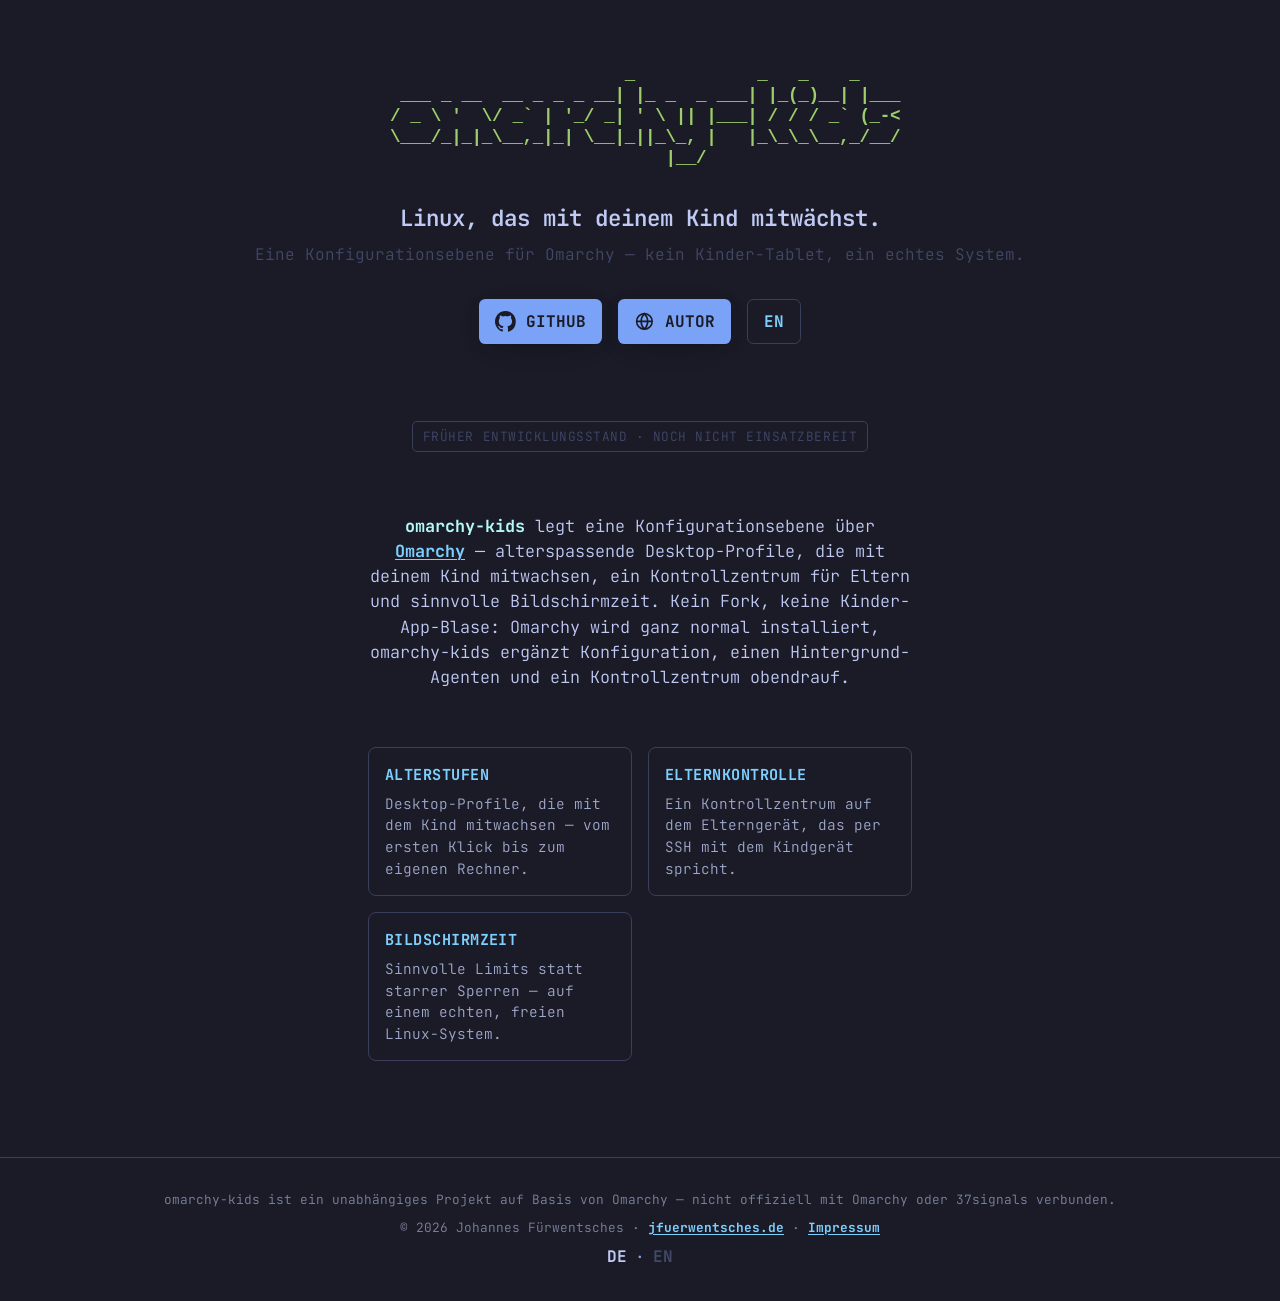
<file: website/de/index.html>
<!doctype html>
<html lang="de">
  <head>
    <meta charset="utf-8">
    <meta name="viewport" content="initial-scale=1, width=device-width">
    <title>omarchy-kids — Linux, das mit deinem Kind mitwächst</title>
    <meta name="description" content="omarchy-kids ist eine Konfigurationsebene für Omarchy: alterspassende Desktop-Profile, ein Kontrollzentrum für Eltern und sinnvolle Bildschirmzeit auf einem echten, freien System.">
    <link rel="canonical" href="https://omarchy-kids.com/de/">
    <link rel="alternate" hreflang="de" href="https://omarchy-kids.com/de/">
    <link rel="alternate" hreflang="en" href="https://omarchy-kids.com/en/">
    <link rel="alternate" hreflang="x-default" href="https://omarchy-kids.com/en/">
    <link rel="icon" type="image/svg+xml" href="../assets/img/favicon.svg">
    <link rel="stylesheet" href="../assets/css/style.css">
    <!-- Privacy-friendly analytics by Plausible -->
    <script async src="https://analytics.jfuerwentsches.de/js/pa-DW8l3zfSW0jSFmiQCfCvj.js"></script>
    <script>
      window.plausible=window.plausible||function(){(plausible.q=plausible.q||[]).push(arguments)},plausible.init=plausible.init||function(i){plausible.o=i||{}};
      plausible.init()
    </script>
  </head>
  <body>

    <div class="logo">
      <a href="/de/" aria-label="omarchy-kids — Startseite">
<pre>
                        _            _   _    _
  ___ _ __  __ _ _ _ __| |_ _  _ ___| |_(_)__| |___
 / _ \ '  \/ _` | '_/ _| ' \ || |___| / / / _` (_-&lt;
 \___/_|_|_\__,_|_| \__|_||_\_, |   |_\_\_\__,_/__/
                            |__/
</pre>
      </a>
    </div>

    <header class="header">
      <h1>Linux, das mit deinem Kind mitwächst.</h1>
      <p>Eine Konfigurationsebene für Omarchy — kein Kinder-Tablet, ein echtes System.</p>
    </header>

    <nav class="nav">
      <a class="button" href="https://github.com/jfuerwentsches/omarchy-kids" aria-label="Quellcode auf GitHub">
        <svg viewBox="0 0 16 16" aria-hidden="true"><path fill="currentColor" d="M8 0C3.58 0 0 3.64 0 8.13c0 3.6 2.29 6.65 5.47 7.72.4.08.55-.17.55-.39 0-.19-.01-.82-.01-1.49-2.01.37-2.53-.5-2.69-.96-.09-.23-.48-.96-.82-1.15-.28-.15-.68-.53-.01-.54.63-.01 1.08.59 1.23.83.72 1.22 1.87.88 2.33.67.07-.52.28-.88.51-1.08-1.78-.2-3.64-.91-3.64-4.02 0-.89.31-1.61.82-2.18-.08-.2-.36-1.03.08-2.15 0 0 .67-.22 2.2.83a7.4 7.4 0 0 1 4 0c1.53-1.06 2.2-.83 2.2-.83.44 1.12.16 1.95.08 2.15.51.57.82 1.28.82 2.18 0 3.12-1.87 3.82-3.65 4.02.29.25.54.75.54 1.51 0 1.09-.01 1.97-.01 2.24 0 .22.15.48.55.39A8.14 8.14 0 0 0 16 8.13C16 3.64 12.42 0 8 0z"/></svg>
        <span>GitHub</span>
      </a>

      <a class="button" href="https://jfuerwentsches.de" aria-label="Persönliche Website des Autors">
        <svg viewBox="0 0 24 24" aria-hidden="true" fill="none" stroke="currentColor" stroke-width="1.8"><circle cx="12" cy="12" r="9"/><path d="M3 12h18M12 3c2.5 2.6 3.8 5.7 3.8 9s-1.3 6.4-3.8 9c-2.5-2.6-3.8-5.7-3.8-9s1.3-6.4 3.8-9z"/></svg>
        <span>Autor</span>
      </a>

      <a class="button button--ghost" href="/en/" hreflang="en" aria-label="Switch to English">
        <span>EN</span>
      </a>
    </nav>

    <main class="main">
      <p class="status">Früher Entwicklungsstand · noch nicht einsatzbereit</p>

      <p class="vision">
        <strong>omarchy-kids</strong> legt eine Konfigurationsebene über <a href="https://omarchy.org">Omarchy</a> —
        alterspassende Desktop-Profile, die mit deinem Kind mitwachsen, ein Kontrollzentrum für Eltern
        und sinnvolle Bildschirmzeit. Kein Fork, keine Kinder-App-Blase: Omarchy wird ganz normal installiert,
        omarchy-kids ergänzt Konfiguration, einen Hintergrund-Agenten und ein Kontrollzentrum obendrauf.
      </p>

      <div class="pillars">
        <div class="pillar">
          <h2>Alterstufen</h2>
          <p>Desktop-Profile, die mit dem Kind mitwachsen — vom ersten Klick bis zum eigenen Rechner.</p>
        </div>
        <div class="pillar">
          <h2>Elternkontrolle</h2>
          <p>Ein Kontrollzentrum auf dem Elterngerät, das per SSH mit dem Kindgerät spricht.</p>
        </div>
        <div class="pillar">
          <h2>Bildschirmzeit</h2>
          <p>Sinnvolle Limits statt starrer Sperren — auf einem echten, freien Linux-System.</p>
        </div>
      </div>
    </main>

    <footer class="footer">
      <p>omarchy-kids ist ein unabhängiges Projekt auf Basis von Omarchy — nicht offiziell mit Omarchy oder 37signals verbunden.</p>
      <p>© 2026 Johannes Fürwentsches · <a href="https://jfuerwentsches.de">jfuerwentsches.de</a> · <a href="/de/impressum/">Impressum</a></p>
      <nav class="lang-switch" aria-label="Sprachauswahl">
        <a href="/de/" aria-current="page">DE</a>
        <span aria-hidden="true">·</span>
        <a href="/en/" hreflang="en">EN</a>
      </nav>
    </footer>

  </body>
</html>
</file>
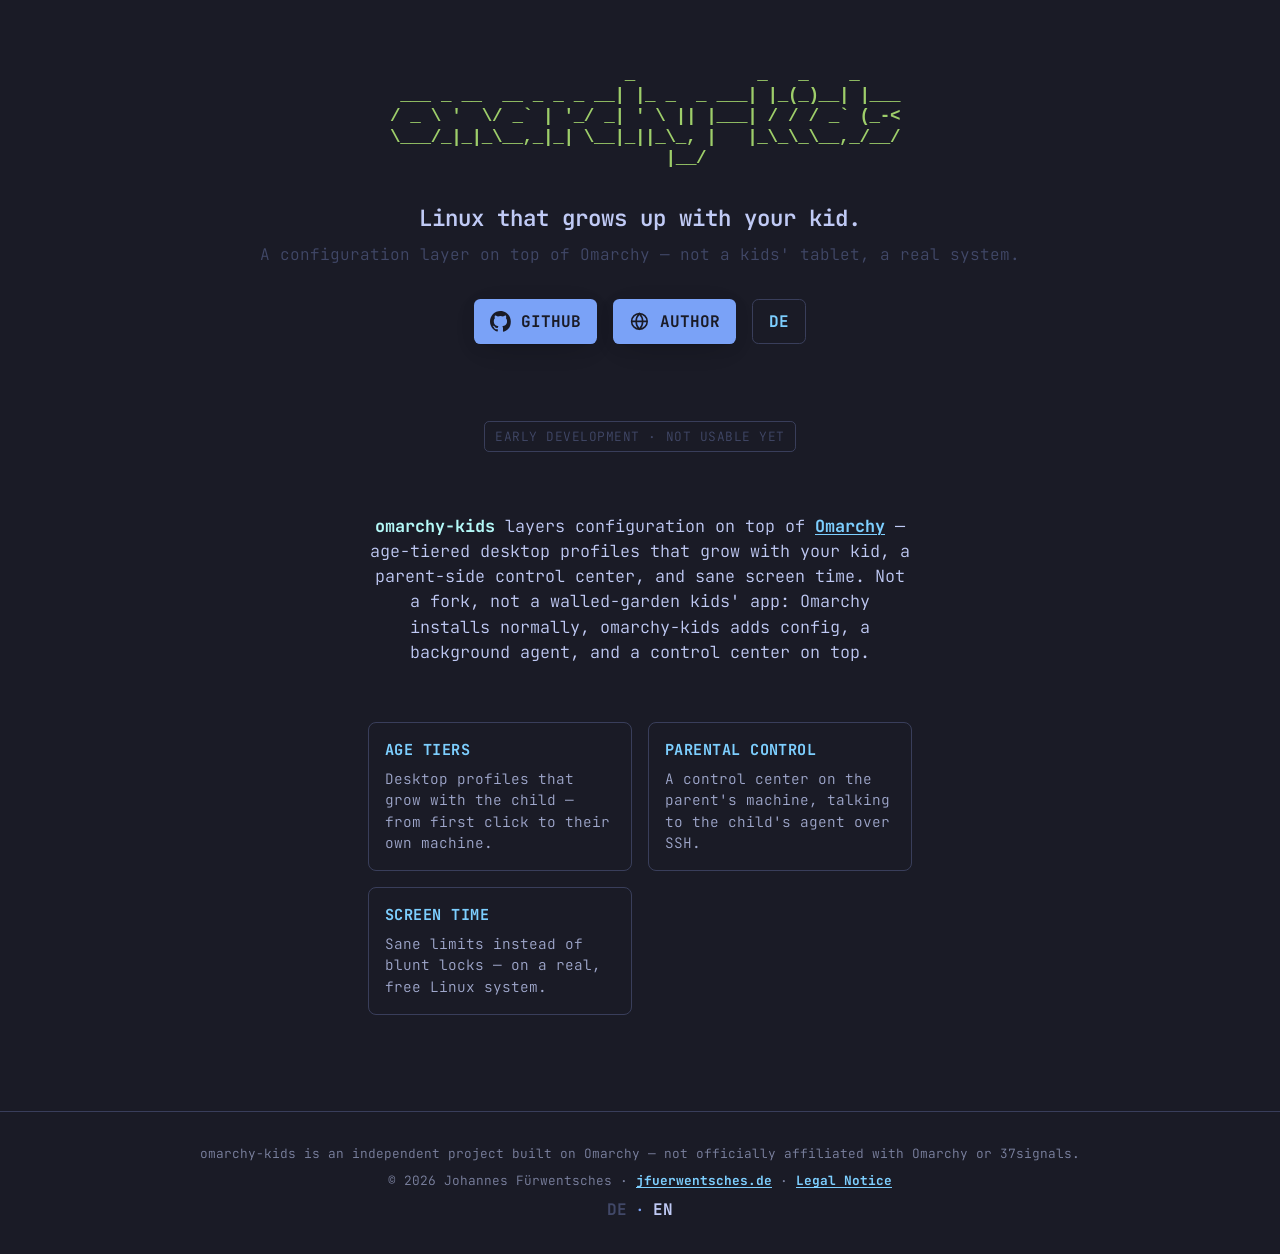
<file: website/en/index.html>
<!doctype html>
<html lang="en">
  <head>
    <meta charset="utf-8">
    <meta name="viewport" content="initial-scale=1, width=device-width">
    <title>omarchy-kids — Linux that grows up with your kid</title>
    <meta name="description" content="omarchy-kids is a configuration layer on top of Omarchy: age-tiered desktop profiles, a parent-side control center, and sane screen time on a real, free operating system.">
    <link rel="canonical" href="https://omarchy-kids.com/en/">
    <link rel="alternate" hreflang="de" href="https://omarchy-kids.com/de/">
    <link rel="alternate" hreflang="en" href="https://omarchy-kids.com/en/">
    <link rel="alternate" hreflang="x-default" href="https://omarchy-kids.com/en/">
    <link rel="icon" type="image/svg+xml" href="../assets/img/favicon.svg">
    <link rel="stylesheet" href="../assets/css/style.css">
    <!-- Privacy-friendly analytics by Plausible -->
    <script async src="https://analytics.jfuerwentsches.de/js/pa-DW8l3zfSW0jSFmiQCfCvj.js"></script>
    <script>
      window.plausible=window.plausible||function(){(plausible.q=plausible.q||[]).push(arguments)},plausible.init=plausible.init||function(i){plausible.o=i||{}};
      plausible.init()
    </script>
  </head>
  <body>

    <div class="logo">
      <a href="/en/" aria-label="omarchy-kids — home">
<pre>
                        _            _   _    _
  ___ _ __  __ _ _ _ __| |_ _  _ ___| |_(_)__| |___
 / _ \ '  \/ _` | '_/ _| ' \ || |___| / / / _` (_-&lt;
 \___/_|_|_\__,_|_| \__|_||_\_, |   |_\_\_\__,_/__/
                            |__/
</pre>
      </a>
    </div>

    <header class="header">
      <h1>Linux that grows up with your kid.</h1>
      <p>A configuration layer on top of Omarchy — not a kids' tablet, a real system.</p>
    </header>

    <nav class="nav">
      <a class="button" href="https://github.com/jfuerwentsches/omarchy-kids" aria-label="Source on GitHub">
        <svg viewBox="0 0 16 16" aria-hidden="true"><path fill="currentColor" d="M8 0C3.58 0 0 3.64 0 8.13c0 3.6 2.29 6.65 5.47 7.72.4.08.55-.17.55-.39 0-.19-.01-.82-.01-1.49-2.01.37-2.53-.5-2.69-.96-.09-.23-.48-.96-.82-1.15-.28-.15-.68-.53-.01-.54.63-.01 1.08.59 1.23.83.72 1.22 1.87.88 2.33.67.07-.52.28-.88.51-1.08-1.78-.2-3.64-.91-3.64-4.02 0-.89.31-1.61.82-2.18-.08-.2-.36-1.03.08-2.15 0 0 .67-.22 2.2.83a7.4 7.4 0 0 1 4 0c1.53-1.06 2.2-.83 2.2-.83.44 1.12.16 1.95.08 2.15.51.57.82 1.28.82 2.18 0 3.12-1.87 3.82-3.65 4.02.29.25.54.75.54 1.51 0 1.09-.01 1.97-.01 2.24 0 .22.15.48.55.39A8.14 8.14 0 0 0 16 8.13C16 3.64 12.42 0 8 0z"/></svg>
        <span>GitHub</span>
      </a>

      <a class="button" href="https://jfuerwentsches.de" aria-label="Author's personal website">
        <svg viewBox="0 0 24 24" aria-hidden="true" fill="none" stroke="currentColor" stroke-width="1.8"><circle cx="12" cy="12" r="9"/><path d="M3 12h18M12 3c2.5 2.6 3.8 5.7 3.8 9s-1.3 6.4-3.8 9c-2.5-2.6-3.8-5.7-3.8-9s1.3-6.4 3.8-9z"/></svg>
        <span>Author</span>
      </a>

      <a class="button button--ghost" href="/de/" hreflang="de" aria-label="Auf Deutsch anzeigen">
        <span>DE</span>
      </a>
    </nav>

    <main class="main">
      <p class="status">Early development · not usable yet</p>

      <p class="vision">
        <strong>omarchy-kids</strong> layers configuration on top of <a href="https://omarchy.org">Omarchy</a> —
        age-tiered desktop profiles that grow with your kid, a parent-side control center, and sane screen time.
        Not a fork, not a walled-garden kids' app: Omarchy installs normally, omarchy-kids adds config,
        a background agent, and a control center on top.
      </p>

      <div class="pillars">
        <div class="pillar">
          <h2>Age tiers</h2>
          <p>Desktop profiles that grow with the child — from first click to their own machine.</p>
        </div>
        <div class="pillar">
          <h2>Parental control</h2>
          <p>A control center on the parent's machine, talking to the child's agent over SSH.</p>
        </div>
        <div class="pillar">
          <h2>Screen time</h2>
          <p>Sane limits instead of blunt locks — on a real, free Linux system.</p>
        </div>
      </div>
    </main>

    <footer class="footer">
      <p>omarchy-kids is an independent project built on Omarchy — not officially affiliated with Omarchy or 37signals.</p>
      <p>© 2026 Johannes Fürwentsches · <a href="https://jfuerwentsches.de">jfuerwentsches.de</a> · <a href="/en/legal-notice/">Legal Notice</a></p>
      <nav class="lang-switch" aria-label="Language selection">
        <a href="/de/" hreflang="de">DE</a>
        <span aria-hidden="true">·</span>
        <a href="/en/" aria-current="page">EN</a>
      </nav>
    </footer>

  </body>
</html>
</file>
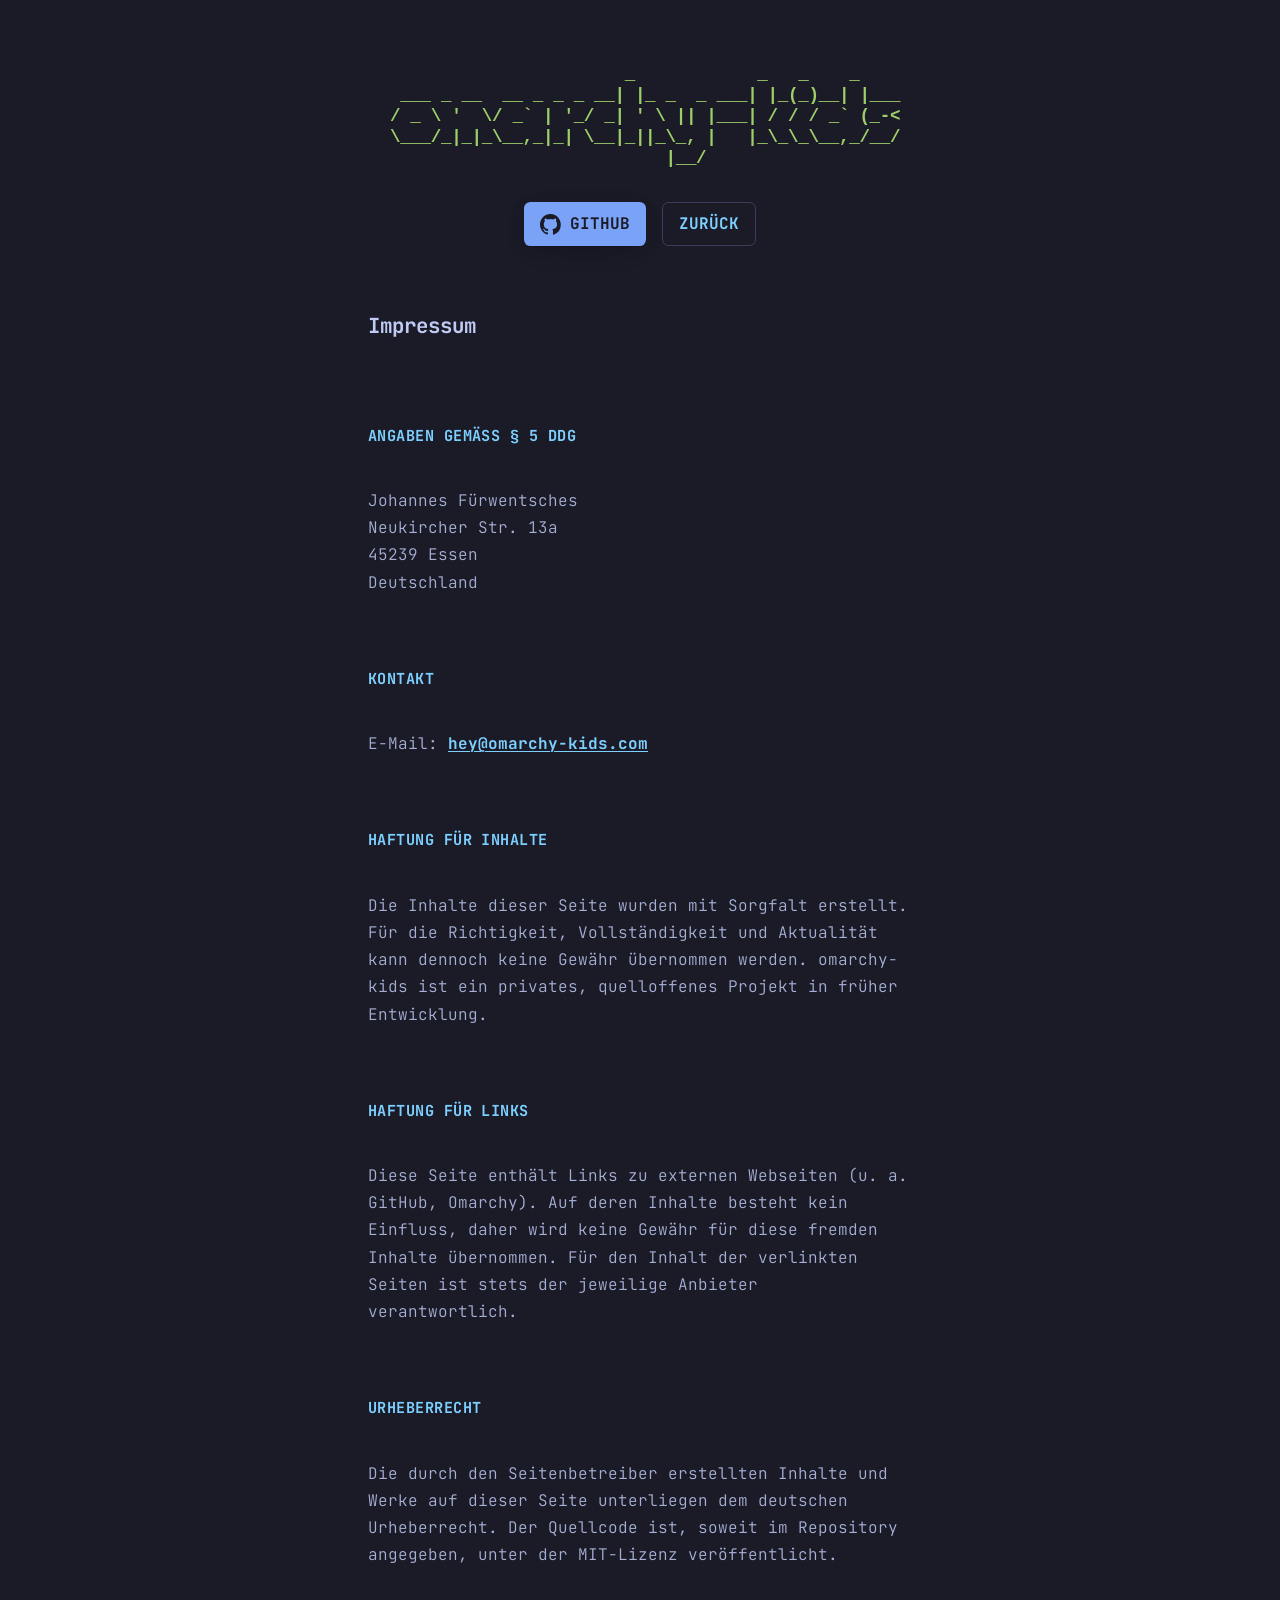
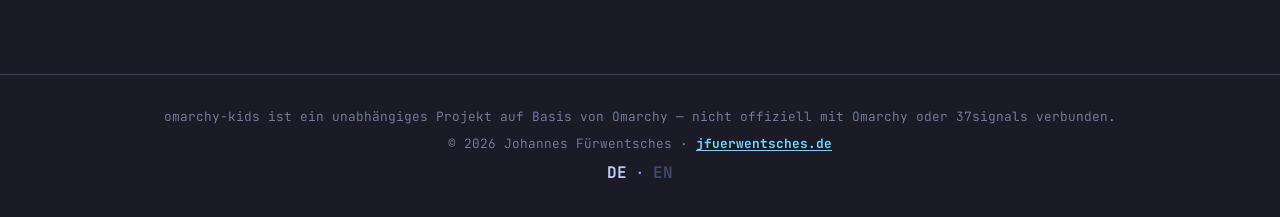
<file: website/impressum/index.html>
<!doctype html>
<html lang="de">
  <head>
    <meta charset="utf-8">
    <meta name="viewport" content="initial-scale=1, width=device-width">
    <title>Impressum — omarchy-kids</title>
    <meta name="description" content="Impressum und Anbieterkennzeichnung für omarchy-kids.com.">
    <meta name="robots" content="noindex">
    <link rel="canonical" href="https://omarchy-kids.com/impressum/">
    <link rel="alternate" hreflang="de" href="https://omarchy-kids.com/impressum/">
    <link rel="alternate" hreflang="en" href="https://omarchy-kids.com/en/impressum/">
    <link rel="alternate" hreflang="x-default" href="https://omarchy-kids.com/impressum/">
    <link rel="icon" type="image/svg+xml" href="../assets/img/favicon.svg">
    <link rel="stylesheet" href="../assets/css/style.css">
  </head>
  <body>

    <div class="logo">
      <a href="/" aria-label="omarchy-kids — Startseite">
<pre>
                        _            _   _    _
  ___ _ __  __ _ _ _ __| |_ _  _ ___| |_(_)__| |___
 / _ \ '  \/ _` | '_/ _| ' \ || |___| / / / _` (_-&lt;
 \___/_|_|_\__,_|_| \__|_||_\_, |   |_\_\_\__,_/__/
                            |__/
</pre>
      </a>
    </div>

    <nav class="nav">
      <a class="button" href="https://github.com/jfuerwentsches/omarchy-kids" aria-label="Quellcode auf GitHub">
        <svg viewBox="0 0 16 16" aria-hidden="true"><path fill="currentColor" d="M8 0C3.58 0 0 3.64 0 8.13c0 3.6 2.29 6.65 5.47 7.72.4.08.55-.17.55-.39 0-.19-.01-.82-.01-1.49-2.01.37-2.53-.5-2.69-.96-.09-.23-.48-.96-.82-1.15-.28-.15-.68-.53-.01-.54.63-.01 1.08.59 1.23.83.72 1.22 1.87.88 2.33.67.07-.52.28-.88.51-1.08-1.78-.2-3.64-.91-3.64-4.02 0-.89.31-1.61.82-2.18-.08-.2-.36-1.03.08-2.15 0 0 .67-.22 2.2.83a7.4 7.4 0 0 1 4 0c1.53-1.06 2.2-.83 2.2-.83.44 1.12.16 1.95.08 2.15.51.57.82 1.28.82 2.18 0 3.12-1.87 3.82-3.65 4.02.29.25.54.75.54 1.51 0 1.09-.01 1.97-.01 2.24 0 .22.15.48.55.39A8.14 8.14 0 0 0 16 8.13C16 3.64 12.42 0 8 0z"/></svg>
        <span>GitHub</span>
      </a>

      <a class="button button--ghost" href="/de/" aria-label="Zurück zur Startseite">
        <span>Zurück</span>
      </a>
    </nav>

    <main class="main main--legal">
      <h1>Impressum</h1>

      <h2>Angaben gemäß § 5 DDG</h2>
      <address>
        Johannes Fürwentsches<br>
        Neukircher Str. 13a<br>
        45239 Essen<br>
        Deutschland
      </address>

      <h2>Kontakt</h2>
      <p>E-Mail: <a href="mailto:hey@omarchy-kids.com">hey@omarchy-kids.com</a></p>

      <h2>Haftung für Inhalte</h2>
      <p>
        Die Inhalte dieser Seite wurden mit Sorgfalt erstellt. Für die Richtigkeit, Vollständigkeit und
        Aktualität kann dennoch keine Gewähr übernommen werden. omarchy-kids ist ein privates,
        quelloffenes Projekt in früher Entwicklung.
      </p>

      <h2>Haftung für Links</h2>
      <p>
        Diese Seite enthält Links zu externen Webseiten (u. a. GitHub, Omarchy). Auf deren Inhalte
        besteht kein Einfluss, daher wird keine Gewähr für diese fremden Inhalte übernommen. Für den
        Inhalt der verlinkten Seiten ist stets der jeweilige Anbieter verantwortlich.
      </p>

      <h2>Urheberrecht</h2>
      <p>
        Die durch den Seitenbetreiber erstellten Inhalte und Werke auf dieser Seite unterliegen dem
        deutschen Urheberrecht. Der Quellcode ist, soweit im Repository angegeben, unter der MIT-Lizenz
        veröffentlicht.
      </p>
    </main>

    <footer class="footer">
      <p>omarchy-kids ist ein unabhängiges Projekt auf Basis von Omarchy — nicht offiziell mit Omarchy oder 37signals verbunden.</p>
      <p>© 2026 Johannes Fürwentsches · <a href="https://jfuerwentsches.de">jfuerwentsches.de</a></p>
      <nav class="lang-switch" aria-label="Sprachauswahl">
        <a href="/impressum/" aria-current="page">DE</a>
        <span aria-hidden="true">·</span>
        <a href="/en/impressum/" hreflang="en">EN</a>
      </nav>
    </footer>

  </body>
</html>
</file>
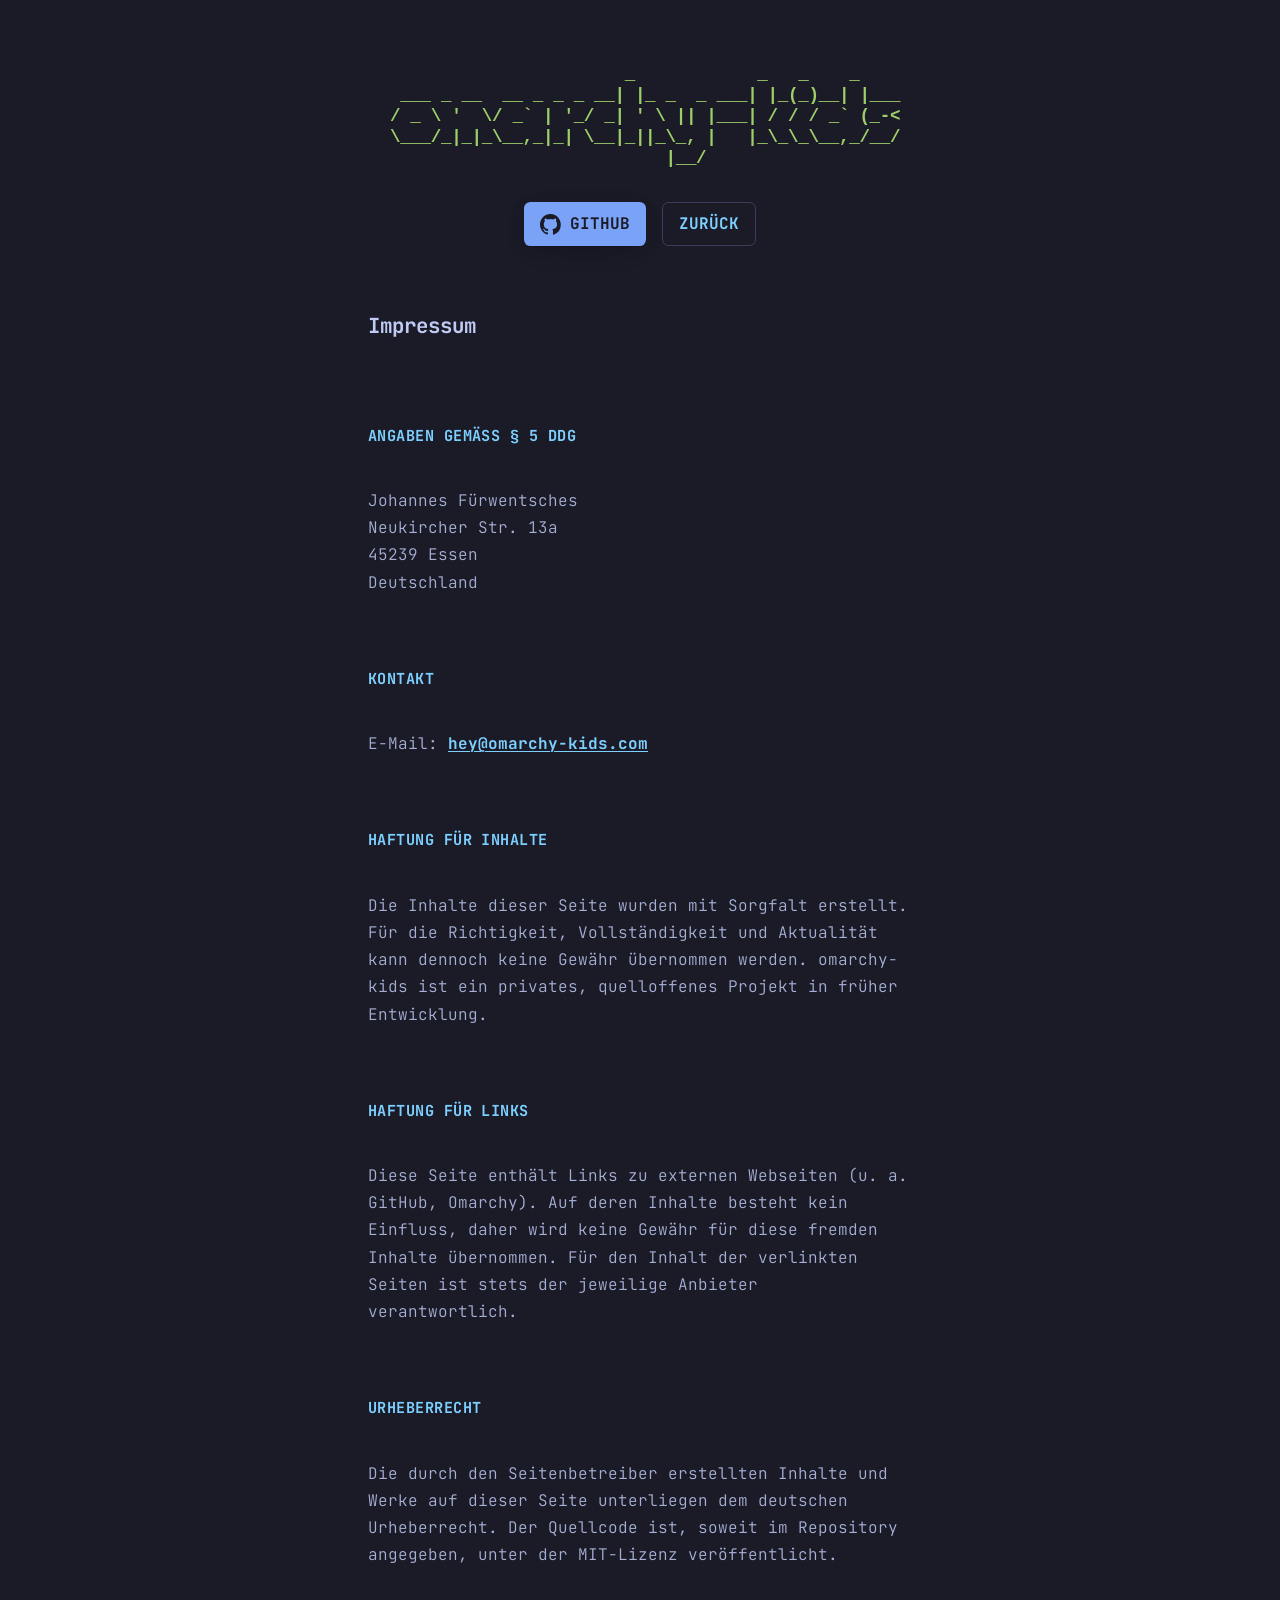
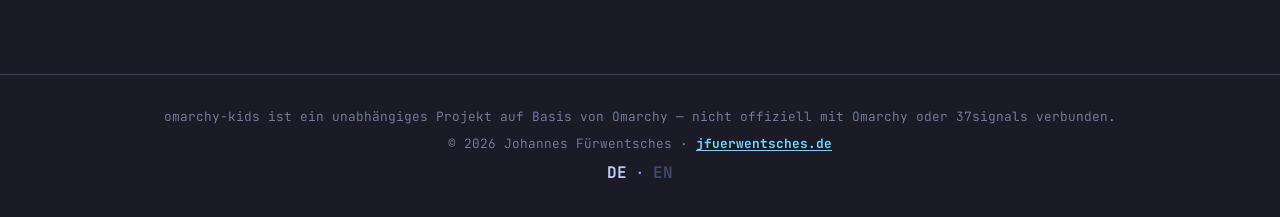
<file: website/de/impressum/index.html>
<!doctype html>
<html lang="de">
  <head>
    <meta charset="utf-8">
    <meta name="viewport" content="initial-scale=1, width=device-width">
    <title>Impressum — omarchy-kids</title>
    <meta name="description" content="Impressum und Anbieterkennzeichnung für omarchy-kids.com.">
    <meta name="robots" content="noindex">
    <link rel="canonical" href="https://omarchy-kids.com/de/impressum/">
    <link rel="alternate" hreflang="de" href="https://omarchy-kids.com/de/impressum/">
    <link rel="alternate" hreflang="en" href="https://omarchy-kids.com/en/legal-notice/">
    <link rel="alternate" hreflang="x-default" href="https://omarchy-kids.com/de/impressum/">
    <link rel="icon" type="image/svg+xml" href="../../assets/img/favicon.svg">
    <link rel="stylesheet" href="../../assets/css/style.css">
    <!-- Privacy-friendly analytics by Plausible -->
    <script async src="https://analytics.jfuerwentsches.de/js/pa-DW8l3zfSW0jSFmiQCfCvj.js"></script>
    <script>
      window.plausible=window.plausible||function(){(plausible.q=plausible.q||[]).push(arguments)},plausible.init=plausible.init||function(i){plausible.o=i||{}};
      plausible.init()
    </script>
  </head>
  <body>

    <div class="logo">
      <a href="/" aria-label="omarchy-kids — Startseite">
<pre>
                        _            _   _    _
  ___ _ __  __ _ _ _ __| |_ _  _ ___| |_(_)__| |___
 / _ \ '  \/ _` | '_/ _| ' \ || |___| / / / _` (_-&lt;
 \___/_|_|_\__,_|_| \__|_||_\_, |   |_\_\_\__,_/__/
                            |__/
</pre>
      </a>
    </div>

    <nav class="nav">
      <a class="button" href="https://github.com/jfuerwentsches/omarchy-kids" aria-label="Quellcode auf GitHub">
        <svg viewBox="0 0 16 16" aria-hidden="true"><path fill="currentColor" d="M8 0C3.58 0 0 3.64 0 8.13c0 3.6 2.29 6.65 5.47 7.72.4.08.55-.17.55-.39 0-.19-.01-.82-.01-1.49-2.01.37-2.53-.5-2.69-.96-.09-.23-.48-.96-.82-1.15-.28-.15-.68-.53-.01-.54.63-.01 1.08.59 1.23.83.72 1.22 1.87.88 2.33.67.07-.52.28-.88.51-1.08-1.78-.2-3.64-.91-3.64-4.02 0-.89.31-1.61.82-2.18-.08-.2-.36-1.03.08-2.15 0 0 .67-.22 2.2.83a7.4 7.4 0 0 1 4 0c1.53-1.06 2.2-.83 2.2-.83.44 1.12.16 1.95.08 2.15.51.57.82 1.28.82 2.18 0 3.12-1.87 3.82-3.65 4.02.29.25.54.75.54 1.51 0 1.09-.01 1.97-.01 2.24 0 .22.15.48.55.39A8.14 8.14 0 0 0 16 8.13C16 3.64 12.42 0 8 0z"/></svg>
        <span>GitHub</span>
      </a>

      <a class="button button--ghost" href="/de/" aria-label="Zurück zur Startseite">
        <span>Zurück</span>
      </a>
    </nav>

    <main class="main main--legal">
      <h1>Impressum</h1>

      <h2>Angaben gemäß § 5 DDG</h2>
      <address>
        Johannes Fürwentsches<br>
        Neukircher Str. 13a<br>
        45239 Essen<br>
        Deutschland
      </address>

      <h2>Kontakt</h2>
      <p>E-Mail: <a href="mailto:hey@omarchy-kids.com">hey@omarchy-kids.com</a></p>

      <h2>Haftung für Inhalte</h2>
      <p>
        Die Inhalte dieser Seite wurden mit Sorgfalt erstellt. Für die Richtigkeit, Vollständigkeit und
        Aktualität kann dennoch keine Gewähr übernommen werden. omarchy-kids ist ein privates,
        quelloffenes Projekt in früher Entwicklung.
      </p>

      <h2>Haftung für Links</h2>
      <p>
        Diese Seite enthält Links zu externen Webseiten (u. a. GitHub, Omarchy). Auf deren Inhalte
        besteht kein Einfluss, daher wird keine Gewähr für diese fremden Inhalte übernommen. Für den
        Inhalt der verlinkten Seiten ist stets der jeweilige Anbieter verantwortlich.
      </p>

      <h2>Urheberrecht</h2>
      <p>
        Die durch den Seitenbetreiber erstellten Inhalte und Werke auf dieser Seite unterliegen dem
        deutschen Urheberrecht. Der Quellcode ist, soweit im Repository angegeben, unter der MIT-Lizenz
        veröffentlicht.
      </p>
    </main>

    <footer class="footer">
      <p>omarchy-kids ist ein unabhängiges Projekt auf Basis von Omarchy — nicht offiziell mit Omarchy oder 37signals verbunden.</p>
      <p>© 2026 Johannes Fürwentsches · <a href="https://jfuerwentsches.de">jfuerwentsches.de</a></p>
      <nav class="lang-switch" aria-label="Sprachauswahl">
        <a href="/de/impressum/" aria-current="page">DE</a>
        <span aria-hidden="true">·</span>
        <a href="/en/legal-notice/" hreflang="en">EN</a>
      </nav>
    </footer>

  </body>
</html>
</file>
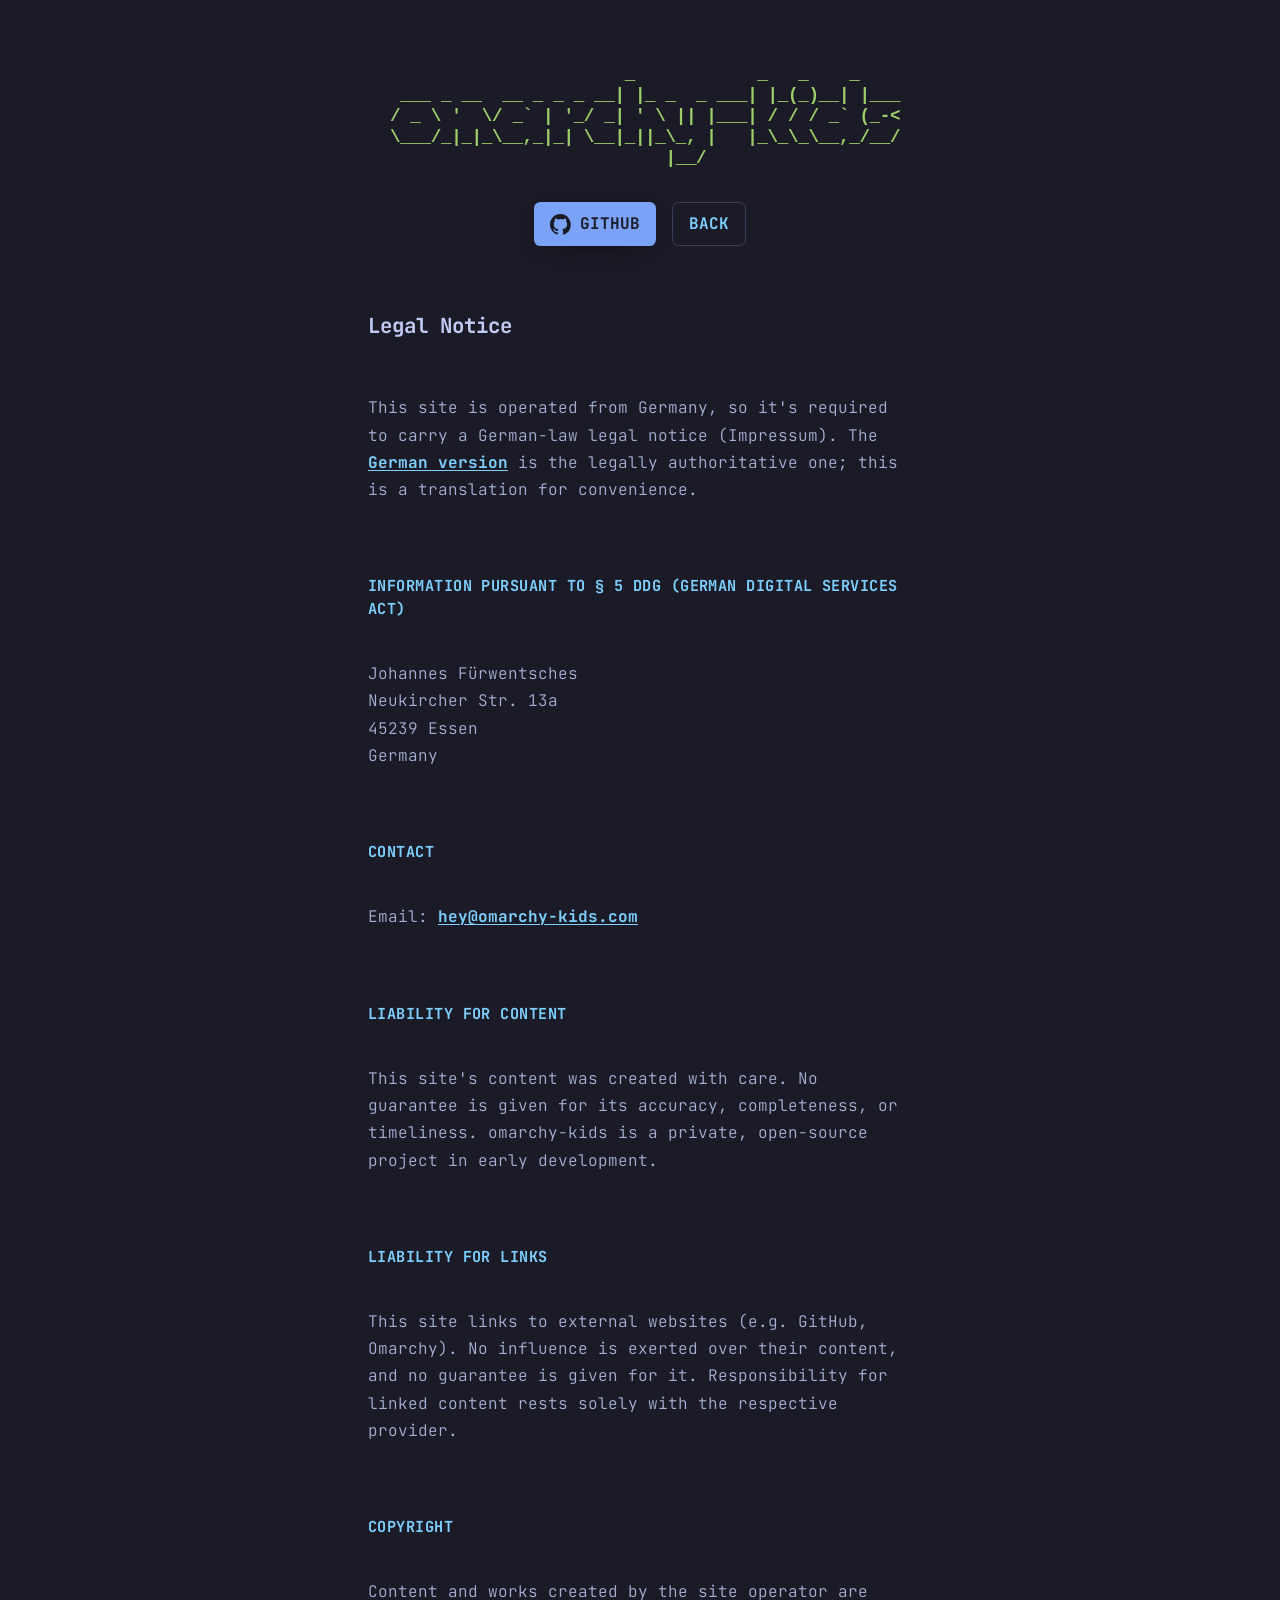
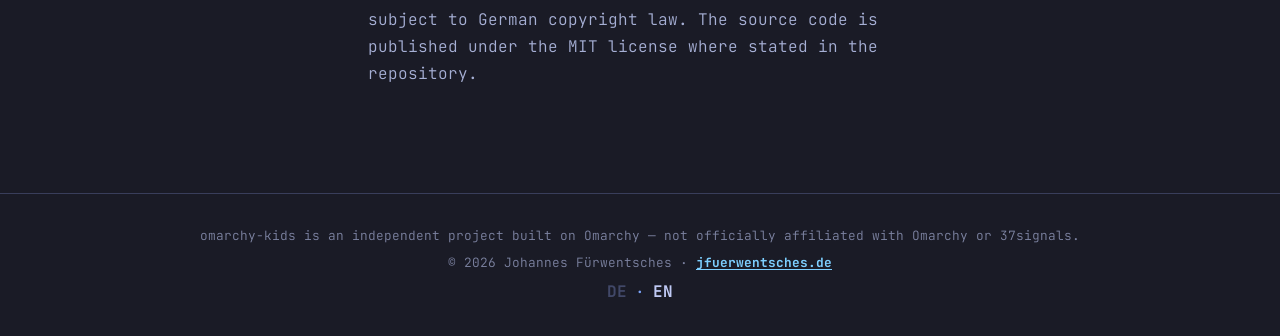
<file: website/en/impressum/index.html>
<!doctype html>
<html lang="en">
  <head>
    <meta charset="utf-8">
    <meta name="viewport" content="initial-scale=1, width=device-width">
    <title>Legal Notice — omarchy-kids</title>
    <meta name="description" content="Legal notice (Impressum) for omarchy-kids.com, as required under German law.">
    <meta name="robots" content="noindex">
    <link rel="canonical" href="https://omarchy-kids.com/en/impressum/">
    <link rel="alternate" hreflang="de" href="https://omarchy-kids.com/impressum/">
    <link rel="alternate" hreflang="en" href="https://omarchy-kids.com/en/impressum/">
    <link rel="alternate" hreflang="x-default" href="https://omarchy-kids.com/impressum/">
    <link rel="icon" type="image/svg+xml" href="../../assets/img/favicon.svg">
    <link rel="stylesheet" href="../../assets/css/style.css">
  </head>
  <body>

    <div class="logo">
      <a href="/" aria-label="omarchy-kids — home">
<pre>
                        _            _   _    _
  ___ _ __  __ _ _ _ __| |_ _  _ ___| |_(_)__| |___
 / _ \ '  \/ _` | '_/ _| ' \ || |___| / / / _` (_-&lt;
 \___/_|_|_\__,_|_| \__|_||_\_, |   |_\_\_\__,_/__/
                            |__/
</pre>
      </a>
    </div>

    <nav class="nav">
      <a class="button" href="https://github.com/jfuerwentsches/omarchy-kids" aria-label="Source on GitHub">
        <svg viewBox="0 0 16 16" aria-hidden="true"><path fill="currentColor" d="M8 0C3.58 0 0 3.64 0 8.13c0 3.6 2.29 6.65 5.47 7.72.4.08.55-.17.55-.39 0-.19-.01-.82-.01-1.49-2.01.37-2.53-.5-2.69-.96-.09-.23-.48-.96-.82-1.15-.28-.15-.68-.53-.01-.54.63-.01 1.08.59 1.23.83.72 1.22 1.87.88 2.33.67.07-.52.28-.88.51-1.08-1.78-.2-3.64-.91-3.64-4.02 0-.89.31-1.61.82-2.18-.08-.2-.36-1.03.08-2.15 0 0 .67-.22 2.2.83a7.4 7.4 0 0 1 4 0c1.53-1.06 2.2-.83 2.2-.83.44 1.12.16 1.95.08 2.15.51.57.82 1.28.82 2.18 0 3.12-1.87 3.82-3.65 4.02.29.25.54.75.54 1.51 0 1.09-.01 1.97-.01 2.24 0 .22.15.48.55.39A8.14 8.14 0 0 0 16 8.13C16 3.64 12.42 0 8 0z"/></svg>
        <span>GitHub</span>
      </a>

      <a class="button button--ghost" href="/en/" aria-label="Back to home">
        <span>Back</span>
      </a>
    </nav>

    <main class="main main--legal">
      <h1>Legal Notice</h1>
      <p>
        This site is operated from Germany, so it's required to carry a German-law legal notice
        (Impressum). The <a href="/impressum/">German version</a> is the legally authoritative one;
        this is a translation for convenience.
      </p>

      <h2>Information pursuant to § 5 DDG (German Digital Services Act)</h2>
      <address>
        Johannes Fürwentsches<br>
        Neukircher Str. 13a<br>
        45239 Essen<br>
        Germany
      </address>

      <h2>Contact</h2>
      <p>Email: <a href="mailto:hey@omarchy-kids.com">hey@omarchy-kids.com</a></p>

      <h2>Liability for content</h2>
      <p>
        This site's content was created with care. No guarantee is given for its accuracy,
        completeness, or timeliness. omarchy-kids is a private, open-source project in early
        development.
      </p>

      <h2>Liability for links</h2>
      <p>
        This site links to external websites (e.g. GitHub, Omarchy). No influence is exerted over
        their content, and no guarantee is given for it. Responsibility for linked content rests
        solely with the respective provider.
      </p>

      <h2>Copyright</h2>
      <p>
        Content and works created by the site operator are subject to German copyright law. The
        source code is published under the MIT license where stated in the repository.
      </p>
    </main>

    <footer class="footer">
      <p>omarchy-kids is an independent project built on Omarchy — not officially affiliated with Omarchy or 37signals.</p>
      <p>© 2026 Johannes Fürwentsches · <a href="https://jfuerwentsches.de">jfuerwentsches.de</a></p>
      <nav class="lang-switch" aria-label="Language selection">
        <a href="/impressum/" hreflang="de">DE</a>
        <span aria-hidden="true">·</span>
        <a href="/en/impressum/" aria-current="page">EN</a>
      </nav>
    </footer>

  </body>
</html>
</file>
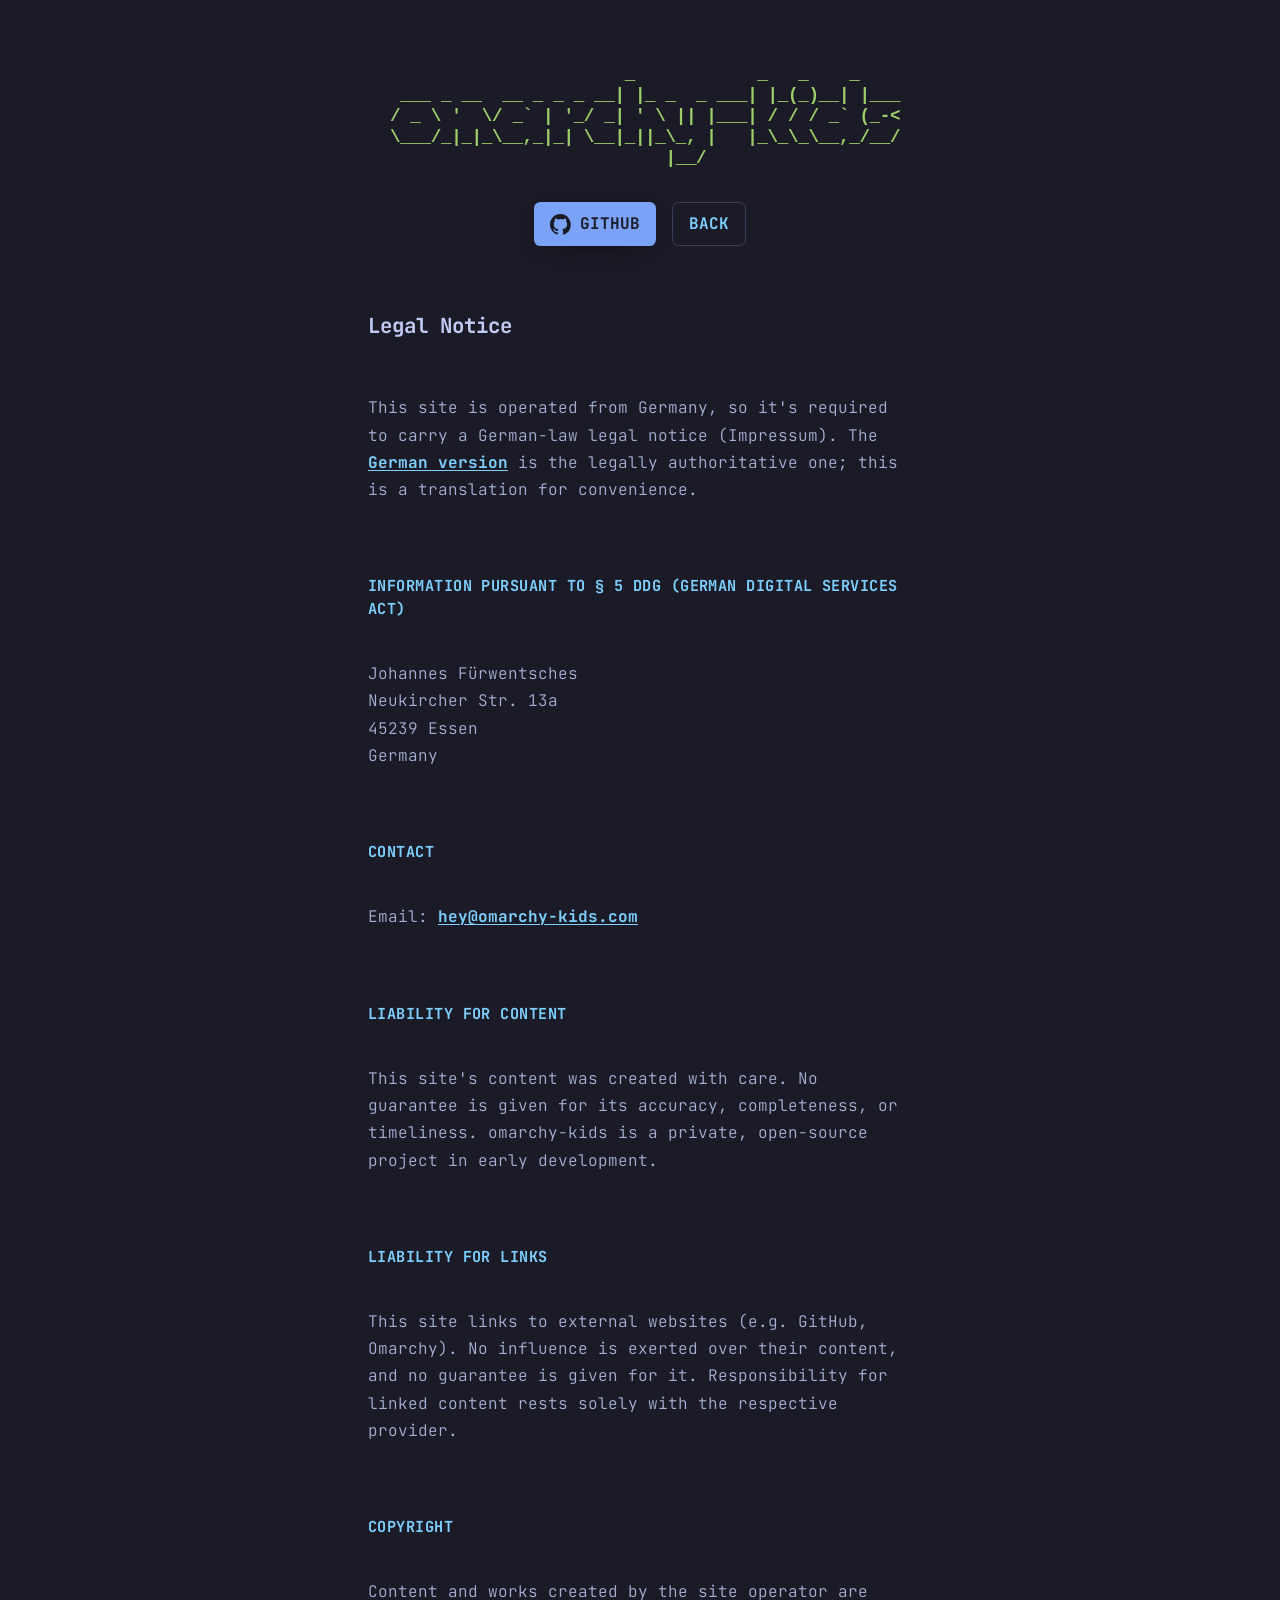
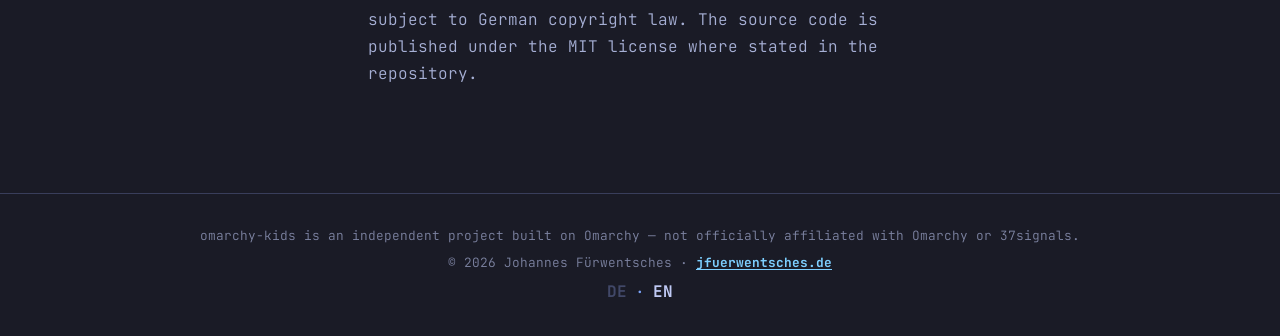
<file: website/en/legal-notice/index.html>
<!doctype html>
<html lang="en">
  <head>
    <meta charset="utf-8">
    <meta name="viewport" content="initial-scale=1, width=device-width">
    <title>Legal Notice — omarchy-kids</title>
    <meta name="description" content="Legal notice (Impressum) for omarchy-kids.com, as required under German law.">
    <meta name="robots" content="noindex">
    <link rel="canonical" href="https://omarchy-kids.com/en/legal-notice/">
    <link rel="alternate" hreflang="de" href="https://omarchy-kids.com/de/impressum/">
    <link rel="alternate" hreflang="en" href="https://omarchy-kids.com/en/legal-notice/">
    <link rel="alternate" hreflang="x-default" href="https://omarchy-kids.com/de/impressum/">
    <link rel="icon" type="image/svg+xml" href="../../assets/img/favicon.svg">
    <link rel="stylesheet" href="../../assets/css/style.css">
    <!-- Privacy-friendly analytics by Plausible -->
    <script async src="https://analytics.jfuerwentsches.de/js/pa-DW8l3zfSW0jSFmiQCfCvj.js"></script>
    <script>
      window.plausible=window.plausible||function(){(plausible.q=plausible.q||[]).push(arguments)},plausible.init=plausible.init||function(i){plausible.o=i||{}};
      plausible.init()
    </script>
  </head>
  <body>

    <div class="logo">
      <a href="/" aria-label="omarchy-kids — home">
<pre>
                        _            _   _    _
  ___ _ __  __ _ _ _ __| |_ _  _ ___| |_(_)__| |___
 / _ \ '  \/ _` | '_/ _| ' \ || |___| / / / _` (_-&lt;
 \___/_|_|_\__,_|_| \__|_||_\_, |   |_\_\_\__,_/__/
                            |__/
</pre>
      </a>
    </div>

    <nav class="nav">
      <a class="button" href="https://github.com/jfuerwentsches/omarchy-kids" aria-label="Source on GitHub">
        <svg viewBox="0 0 16 16" aria-hidden="true"><path fill="currentColor" d="M8 0C3.58 0 0 3.64 0 8.13c0 3.6 2.29 6.65 5.47 7.72.4.08.55-.17.55-.39 0-.19-.01-.82-.01-1.49-2.01.37-2.53-.5-2.69-.96-.09-.23-.48-.96-.82-1.15-.28-.15-.68-.53-.01-.54.63-.01 1.08.59 1.23.83.72 1.22 1.87.88 2.33.67.07-.52.28-.88.51-1.08-1.78-.2-3.64-.91-3.64-4.02 0-.89.31-1.61.82-2.18-.08-.2-.36-1.03.08-2.15 0 0 .67-.22 2.2.83a7.4 7.4 0 0 1 4 0c1.53-1.06 2.2-.83 2.2-.83.44 1.12.16 1.95.08 2.15.51.57.82 1.28.82 2.18 0 3.12-1.87 3.82-3.65 4.02.29.25.54.75.54 1.51 0 1.09-.01 1.97-.01 2.24 0 .22.15.48.55.39A8.14 8.14 0 0 0 16 8.13C16 3.64 12.42 0 8 0z"/></svg>
        <span>GitHub</span>
      </a>

      <a class="button button--ghost" href="/en/" aria-label="Back to home">
        <span>Back</span>
      </a>
    </nav>

    <main class="main main--legal">
      <h1>Legal Notice</h1>
      <p>
        This site is operated from Germany, so it's required to carry a German-law legal notice
        (Impressum). The <a href="/de/impressum/">German version</a> is the legally authoritative one;
        this is a translation for convenience.
      </p>

      <h2>Information pursuant to § 5 DDG (German Digital Services Act)</h2>
      <address>
        Johannes Fürwentsches<br>
        Neukircher Str. 13a<br>
        45239 Essen<br>
        Germany
      </address>

      <h2>Contact</h2>
      <p>Email: <a href="mailto:hey@omarchy-kids.com">hey@omarchy-kids.com</a></p>

      <h2>Liability for content</h2>
      <p>
        This site's content was created with care. No guarantee is given for its accuracy,
        completeness, or timeliness. omarchy-kids is a private, open-source project in early
        development.
      </p>

      <h2>Liability for links</h2>
      <p>
        This site links to external websites (e.g. GitHub, Omarchy). No influence is exerted over
        their content, and no guarantee is given for it. Responsibility for linked content rests
        solely with the respective provider.
      </p>

      <h2>Copyright</h2>
      <p>
        Content and works created by the site operator are subject to German copyright law. The
        source code is published under the MIT license where stated in the repository.
      </p>
    </main>

    <footer class="footer">
      <p>omarchy-kids is an independent project built on Omarchy — not officially affiliated with Omarchy or 37signals.</p>
      <p>© 2026 Johannes Fürwentsches · <a href="https://jfuerwentsches.de">jfuerwentsches.de</a></p>
      <nav class="lang-switch" aria-label="Language selection">
        <a href="/de/impressum/" hreflang="de">DE</a>
        <span aria-hidden="true">·</span>
        <a href="/en/legal-notice/" aria-current="page">EN</a>
      </nav>
    </footer>

  </body>
</html>
</file>
<file: website/assets/css/style.css>
@import url('https://fonts.googleapis.com/css2?family=JetBrains+Mono:ital,wght@0,300;0,400;0,600;0,700;1,300;1,400&display=swap');

:root {
  --color-bg: #1a1b26;
  --color-bg-alt: #24283b;
  --color-terminal-black: #414868;
  --color-blue: #7aa2f7;
  --color-cyan: #7dcfff;
  --color-white: #c0caf5;
  --color-turquoise: #b4f9f8;
  --color-green: #9ece6a;

  --border-color: rgb(65 72 104 / 0.8);
  --font-family: 'JetBrains Mono', ui-monospace, SFMono-Regular, Menlo, monospace;
  --font-size: clamp(0.875rem, 1.1vw + 0.6rem, 1rem);
  --transition: 0.15s cubic-bezier(0.33, 1, 0.68, 1);

  --space-small: 0.5em;
  --space-medium: 1em;
  --space-large: 2em;
  --space-x-large: 3em;
  --space-xx-large: 4em;
  --space-xxx-large: 6em;
}

* {
  box-sizing: border-box;
}

html {
  color-scheme: dark;
}

body {
  align-items: stretch;
  background: var(--color-bg);
  color: var(--color-blue);
  display: flex;
  flex-direction: column;
  font-family: var(--font-family);
  font-size: var(--font-size);
  font-weight: 300;
  line-height: 1.5;
  margin: 0;
  min-height: 100vh;
  min-height: 100dvh;
}

a {
  color: var(--color-cyan);
  font-weight: 700;
  text-decoration-thickness: 0.0875em;
  text-underline-offset: 0.125em;
  transition: color var(--transition);
}

@media (hover: hover) {
  a:hover {
    color: #fff;
  }
}

/* logo */

.logo {
  display: grid;
  margin-top: var(--space-xx-large);
  padding-inline: var(--space-large);
}

.logo a {
  justify-self: center;
  text-decoration: none;
}

.logo pre {
  color: var(--color-green);
  font-size: clamp(0.55rem, 2.6vw, 1.1rem);
  letter-spacing: -0.02em;
  line-height: 1.2;
  margin: 0;
  transition: color var(--transition);
  white-space: pre;
}

@media (hover: hover) {
  .logo a:hover pre {
    color: var(--color-turquoise);
  }
}

/* header */

.header {
  display: grid;
  gap: var(--space-small);
  margin-top: var(--space-large);
  padding-inline: var(--space-large);
}

.header h1 {
  color: var(--color-white);
  font-size: 1.4em;
  font-weight: 600;
  margin: 0;
  text-align: center;
  text-wrap: balance;
}

.header p {
  color: var(--color-terminal-black);
  margin: 0;
  text-align: center;
}

/* nav */

.nav {
  display: flex;
  flex-wrap: wrap;
  gap: var(--space-medium);
  justify-content: center;
  margin-top: var(--space-large);
  padding-inline: var(--space-large);
}

.button {
  align-items: center;
  background: var(--color-blue);
  border: none;
  border-radius: 0.4em;
  box-shadow:
    0 1px 0 0 rgb(0 0 0 / 0.1),
    0 0.2em 1.2em -0.4em rgb(0 0 0 / 0.2),
    0 0.4em 2em -0.8em rgb(0 0 0 / 0.3);
  color: var(--color-bg);
  cursor: pointer;
  display: flex;
  font-weight: 700;
  gap: 1ch;
  height: 2.8em;
  line-height: 1;
  padding-inline: var(--space-medium);
  text-decoration: none;
  text-transform: uppercase;
  transition: background var(--transition), color var(--transition);
}

.button svg {
  height: 1.3em;
  overflow: visible;
  width: 1.3em;
}

.button--ghost {
  background: transparent;
  box-shadow: none;
  color: var(--color-cyan);
  border: var(--border-width, 1px) solid var(--border-color);
}

@media (hover: hover) {
  .button:hover {
    background: var(--color-turquoise);
    color: var(--color-bg);
  }

  .button--ghost:hover {
    background: var(--color-terminal-black);
    color: var(--color-white);
  }
}

/* main */

.main {
  display: grid;
  gap: var(--space-large);
  margin-bottom: var(--space-xxx-large);
  margin-inline: auto;
  margin-top: var(--space-x-large);
  max-width: 38em;
  padding-inline: var(--space-large);
  text-align: center;
}

.status {
  border: 1px solid var(--border-color);
  border-radius: 0.4em;
  color: var(--color-terminal-black);
  font-size: 0.8em;
  justify-self: center;
  letter-spacing: 0.04em;
  padding: 0.4em 0.8em;
  text-transform: uppercase;
}

.vision {
  color: var(--color-white);
  font-size: 1.05em;
  text-wrap: pretty;
}

.vision strong {
  color: var(--color-turquoise);
}

.pillars {
  display: grid;
  gap: var(--space-medium);
  grid-template-columns: repeat(auto-fit, minmax(11em, 1fr));
  margin-top: var(--space-small);
  text-align: left;
}

.pillar {
  border: 1px solid var(--border-color);
  border-radius: 0.5em;
  padding: var(--space-medium);
}

.pillar h2 {
  color: var(--color-cyan);
  font-size: 0.95em;
  margin: 0 0 0.4em;
  text-transform: uppercase;
  letter-spacing: 0.03em;
}

.pillar p {
  color: rgb(192 202 245 / 0.8);
  font-size: 0.9em;
  margin: 0;
}

/* legal pages (e.g. Impressum) */

.main--legal {
  text-align: left;
}

.main--legal h1 {
  color: var(--color-white);
  font-size: 1.3em;
  margin: 0 0 var(--space-medium);
}

.main--legal h2 {
  color: var(--color-cyan);
  font-size: 0.95em;
  letter-spacing: 0.03em;
  margin: var(--space-large) 0 0.5em;
  text-transform: uppercase;
}

.main--legal p,
.main--legal address {
  color: rgb(192 202 245 / 0.85);
  font-style: normal;
  line-height: 1.7;
  margin: 0 0 0.6em;
}

/* footer */

.footer {
  border-top: 1px solid var(--border-color);
  display: grid;
  gap: var(--space-small);
  margin-top: auto;
  padding: var(--space-large) var(--space-large) var(--space-large);
  text-align: center;
}

.footer p {
  color: rgb(192 202 245 / 0.6);
  font-size: 0.8em;
  margin: 0;
}

.footer a {
  color: var(--color-cyan);
}

.lang-switch {
  display: flex;
  gap: var(--space-small);
  justify-content: center;
}

.lang-switch a {
  color: var(--color-terminal-black);
  text-decoration: none;
}

.lang-switch a[aria-current="page"] {
  color: var(--color-white);
}

@media (hover: hover) {
  .lang-switch a:hover {
    color: var(--color-white);
  }
}

@media (min-width: 48em) {
  .nav {
    padding-inline: var(--space-xx-large);
  }

  .main {
    margin-top: var(--space-xx-large);
  }

  .footer {
    padding-inline: var(--space-xx-large);
  }
}
</file>
